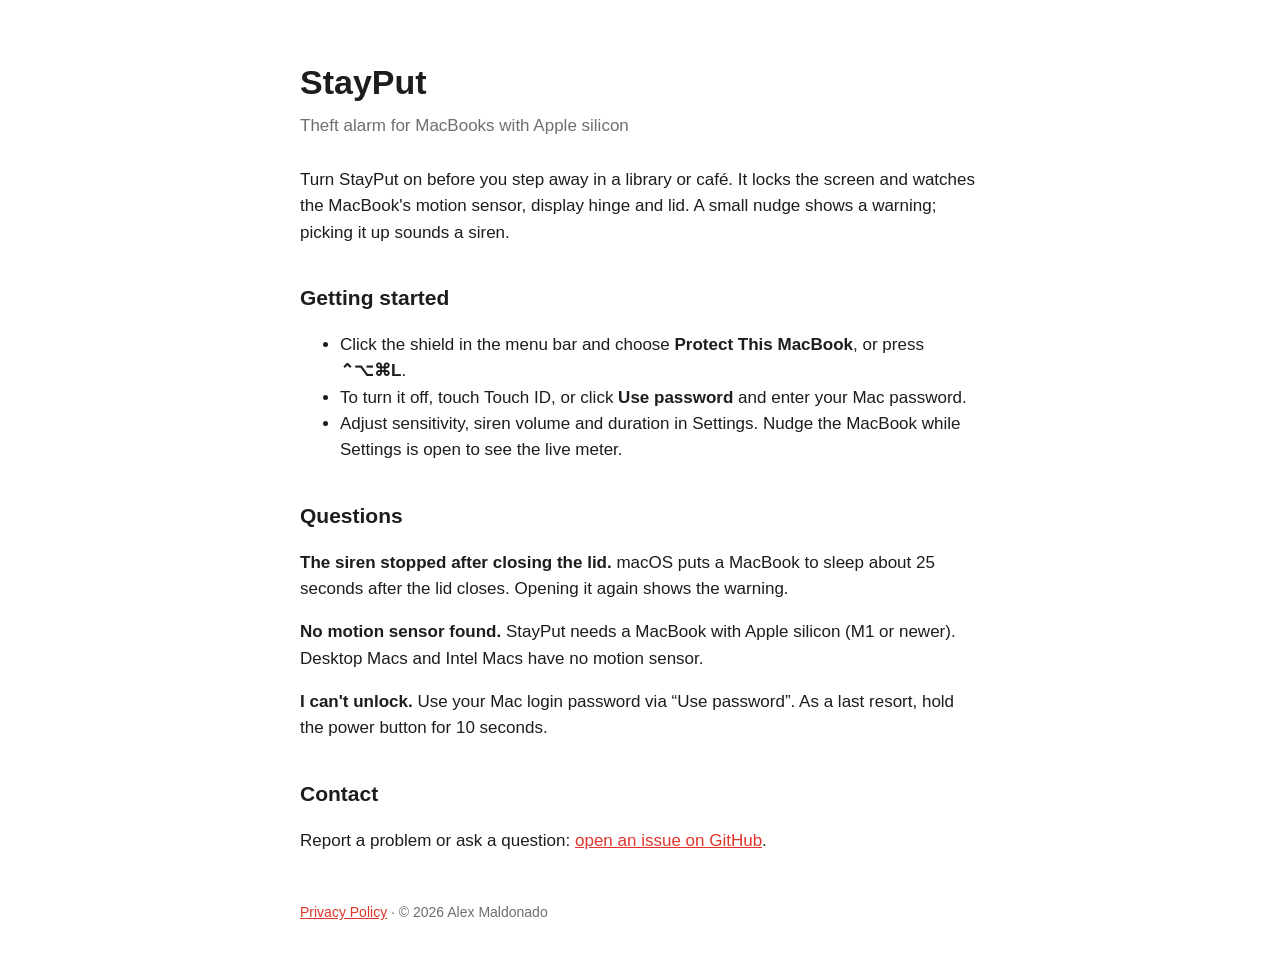
<file: index.html>
<!doctype html><html lang="en"><head><meta charset="utf-8"><meta name="viewport" content="width=device-width,initial-scale=1">
<title>StayPut Support</title><link rel="stylesheet" href="style.css"></head><body><main>
<h1>StayPut</h1><p class="sub">Theft alarm for MacBooks with Apple silicon</p>
<p>Turn StayPut on before you step away in a library or café. It locks the screen and watches the MacBook's motion sensor, display hinge and lid. A small nudge shows a warning; picking it up sounds a siren.</p>
<h2>Getting started</h2>
<ul><li>Click the shield in the menu bar and choose <b>Protect This MacBook</b>, or press <b>⌃⌥⌘L</b>.</li>
<li>To turn it off, touch Touch ID, or click <b>Use password</b> and enter your Mac password.</li>
<li>Adjust sensitivity, siren volume and duration in Settings. Nudge the MacBook while Settings is open to see the live meter.</li></ul>
<h2>Questions</h2>
<p><b>The siren stopped after closing the lid.</b> macOS puts a MacBook to sleep about 25 seconds after the lid closes. Opening it again shows the warning.</p>
<p><b>No motion sensor found.</b> StayPut needs a MacBook with Apple silicon (M1 or newer). Desktop Macs and Intel Macs have no motion sensor.</p>
<p><b>I can't unlock.</b> Use your Mac login password via “Use password”. As a last resort, hold the power button for 10 seconds.</p>
<h2>Contact</h2>
<p>Report a problem or ask a question: <a href="https://github.com/ctrl-maldonado/stayput/issues/new">open an issue on GitHub</a>.</p>
<footer><a href="privacy.html">Privacy Policy</a> · © 2026 Alex Maldonado</footer>
</main></body></html>
</file>
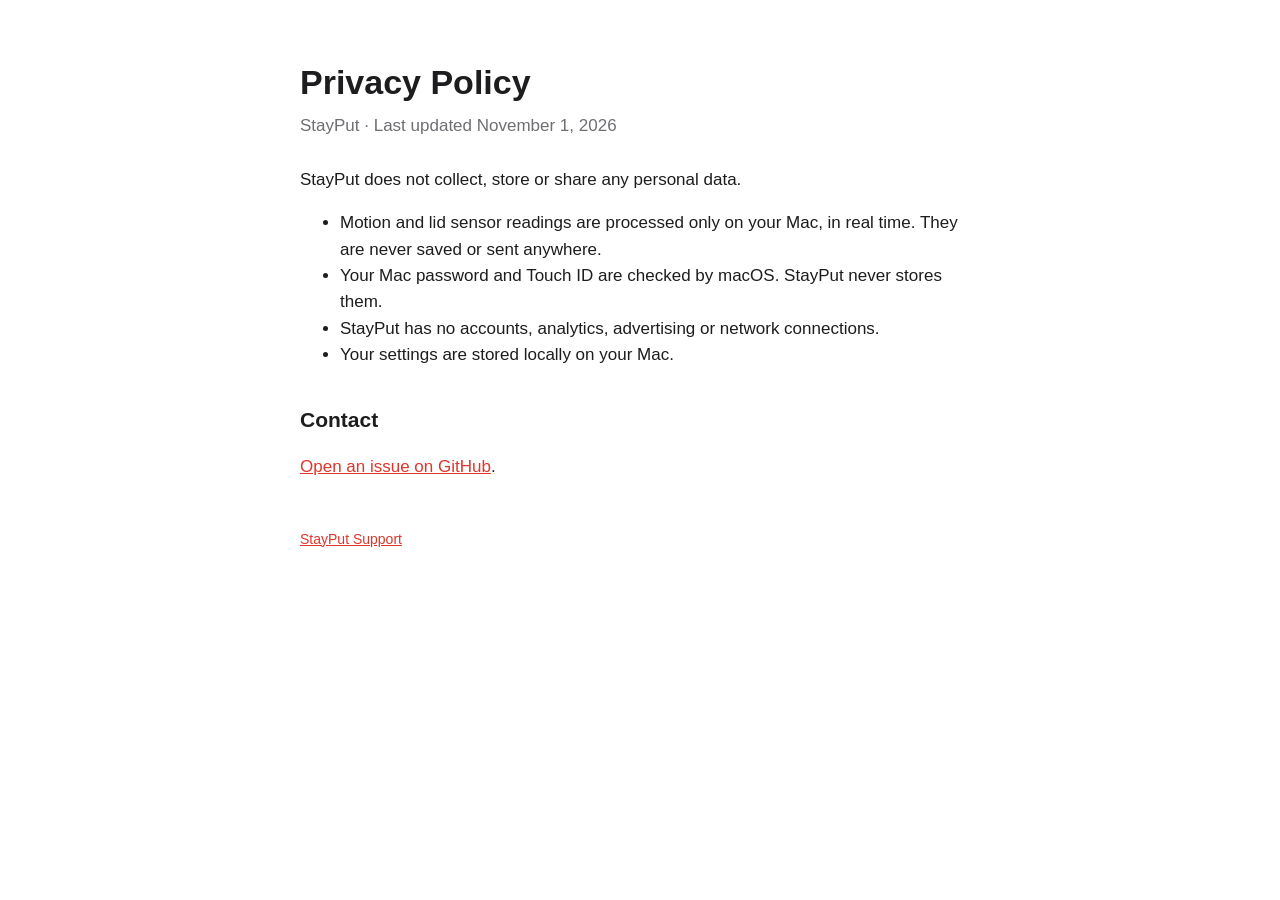
<file: privacy.html>
<!doctype html><html lang="en"><head><meta charset="utf-8"><meta name="viewport" content="width=device-width,initial-scale=1">
<title>StayPut Privacy</title><link rel="stylesheet" href="style.css"></head><body><main>
<h1>Privacy Policy</h1><p class="sub">StayPut · Last updated November 1, 2026</p>
<p>StayPut does not collect, store or share any personal data.</p>
<ul><li>Motion and lid sensor readings are processed only on your Mac, in real time. They are never saved or sent anywhere.</li>
<li>Your Mac password and Touch ID are checked by macOS. StayPut never stores them.</li>
<li>StayPut has no accounts, analytics, advertising or network connections.</li>
<li>Your settings are stored locally on your Mac.</li></ul>
<h2>Contact</h2><p><a href="https://github.com/ctrl-maldonado/stayput/issues/new">Open an issue on GitHub</a>.</p>
<footer><a href="index.html">StayPut Support</a></footer>
</main></body></html>
</file>
<file: style.css>
:root{--bg:#fff;--fg:#1d1d1f;--muted:#6e6e73;--accent:#e0352b}
@media (prefers-color-scheme:dark){:root{--bg:#111214;--fg:#f5f5f7;--muted:#a1a1a6;--accent:#ff5a4f}}
body{margin:0;background:var(--bg);color:var(--fg);font:17px/1.55 -apple-system,BlinkMacSystemFont,"Helvetica Neue",sans-serif}
main{max-width:680px;margin:0 auto;padding:56px 20px}
h1{font-size:34px;margin:0 0 4px}h2{font-size:21px;margin-top:36px}
.sub{color:var(--muted);margin:0 0 28px}a{color:var(--accent)}
footer{margin-top:48px;color:var(--muted);font-size:14px}
</file>
